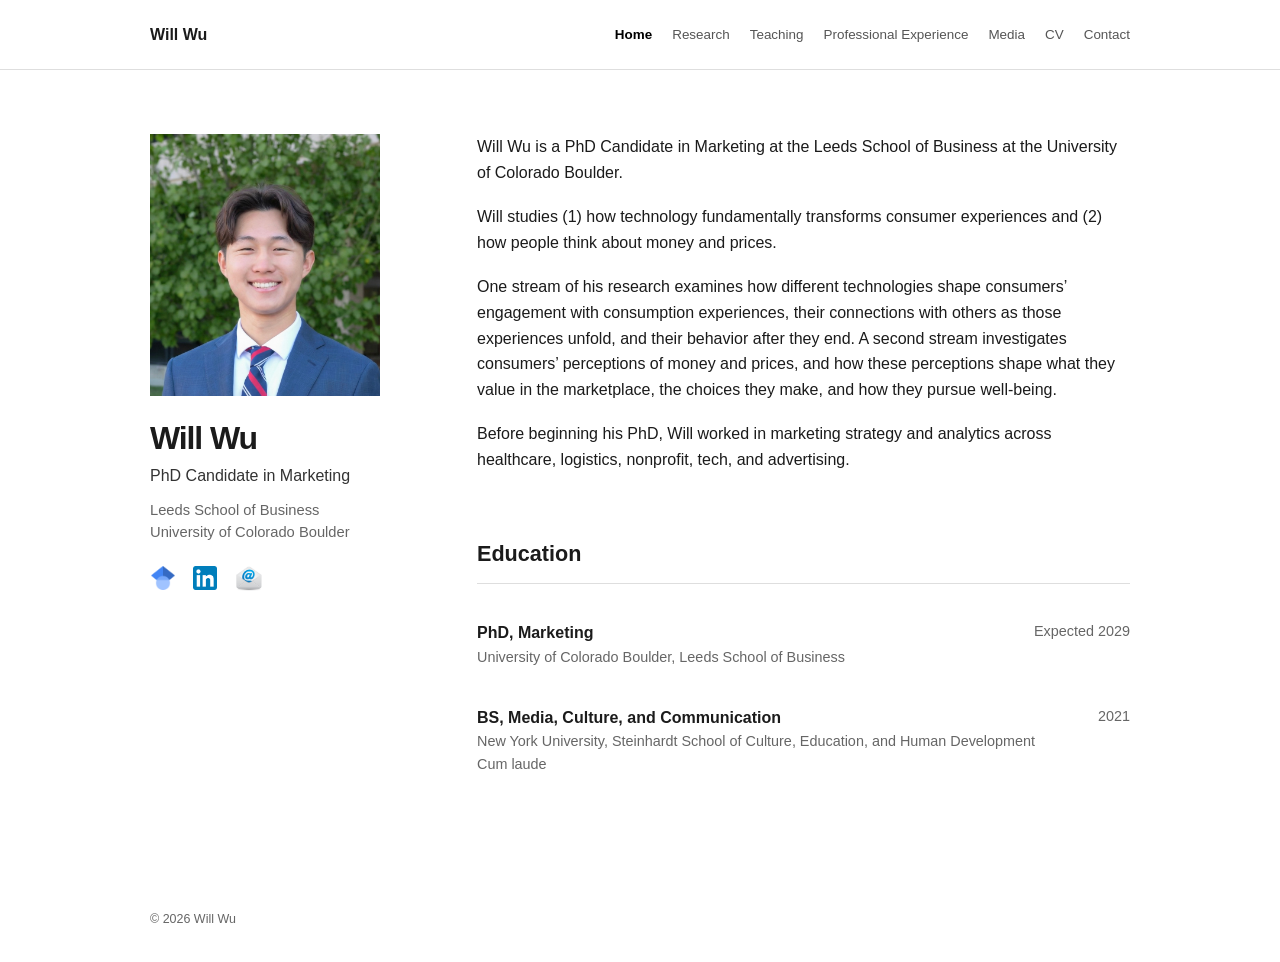
<file: index.html>
<!doctype html>
<html lang="en"><head><meta charset="utf-8"><meta name="viewport" content="width=device-width,initial-scale=1"><meta name="description" content="Will Wu, PhD Candidate in Marketing at the University of Colorado Boulder."><title>Will Wu | PhD Candidate in Marketing</title><link rel="stylesheet" href="styles.css"></head>
<body><header class="site-header"><a class="brand" href="index.html">Will Wu</a><button class="menu-toggle" aria-label="Open navigation" aria-expanded="false">Menu</button><nav class="site-nav" aria-label="Primary"><a class="active" href="index.html">Home</a><a href="research.html">Research</a><a href="teaching.html">Teaching</a><a href="experience.html">Professional Experience</a><a href="media.html">Media</a><a href="will-wu-cv.pdf" target="_blank">CV</a><a href="contact.html">Contact</a></nav></header>
<main class="shell home-main">
  <aside class="profile-column"><img class="portrait" src="headshot.jpeg" alt="Portrait of Will Wu"><h1>Will Wu</h1><p class="profile-title">PhD Candidate in Marketing</p><p class="profile-school">Leeds School of Business<br>University of Colorado Boulder</p>
    <div class="social-icons" aria-label="Academic and social profiles">
      <a href="https://scholar.google.com/citations?user=o1nkgbAAAAAJ&hl=en" target="_blank" rel="noreferrer" aria-label="Google Scholar"><img src="google-scholar-icon.png" alt=""></a>
      <a href="https://www.linkedin.com/in/will-wei-wu" target="_blank" rel="noreferrer" aria-label="LinkedIn"><img src="linkedin-icon.png" alt=""></a>
      <a href="mailto:wei.wu-4@colorado.edu" aria-label="Email"><img src="email-icon.png" alt=""></a>
    </div>
  </aside>
  <div class="home-content"><section class="bio"><p>Will Wu is a PhD Candidate in Marketing at the Leeds School of Business at the University of Colorado Boulder.</p><p>Will studies (1) how technology fundamentally transforms consumer experiences and (2) how people think about money and prices.</p><p>One stream of his research examines how different technologies shape consumers’ engagement with consumption experiences, their connections with others as those experiences unfold, and their behavior after they end. A second stream investigates consumers’ perceptions of money and prices, and how these perceptions shape what they value in the marketplace, the choices they make, and how they pursue well-being.</p><p>Before beginning his PhD, Will worked in marketing strategy and analytics across healthcare, logistics, nonprofit, tech, and advertising.</p></section>
    <section class="education"><h2>Education</h2><div class="education-row"><div><strong>PhD, Marketing</strong><span>University of Colorado Boulder, Leeds School of Business</span></div><span>Expected 2029</span></div><div class="education-row"><div><strong>BS, Media, Culture, and Communication</strong><span>New York University, Steinhardt School of Culture, Education, and Human Development</span><span>Cum laude</span></div><span>2021</span></div></section>
  </div>
</main><footer class="site-footer shell"><span>© <span data-year></span> Will Wu</span></footer><script src="site.js"></script></body></html>
</file>
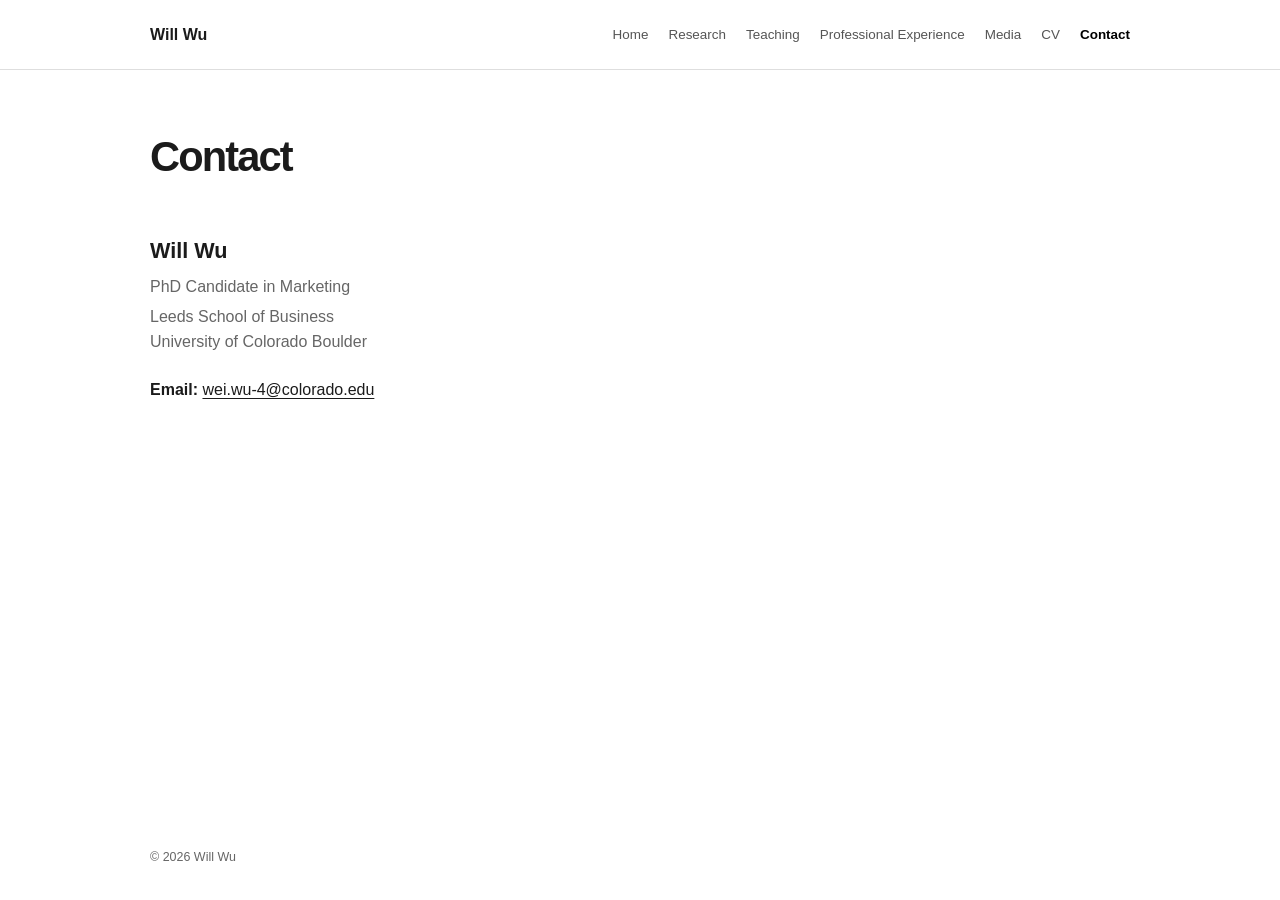
<file: contact.html>
<!doctype html><html lang="en"><head><meta charset="utf-8"><meta name="viewport" content="width=device-width,initial-scale=1"><meta name="description" content="Contact Will Wu at the University of Colorado Boulder."><title>Contact | Will Wu</title><link rel="stylesheet" href="styles.css"></head><body>
<header class="site-header"><a class="brand" href="index.html">Will Wu</a><button class="menu-toggle" aria-label="Open navigation" aria-expanded="false">Menu</button><nav class="site-nav"><a href="index.html">Home</a><a href="research.html">Research</a><a href="teaching.html">Teaching</a><a href="experience.html">Professional Experience</a><a href="media.html">Media</a><a href="will-wu-cv.pdf" target="_blank">CV</a><a class="active" href="contact.html">Contact</a></nav></header>
<main class="page-main shell"><h1 class="page-title">Contact</h1><div class="contact-details"><h2>Will Wu</h2><p>PhD Candidate in Marketing</p><p>Leeds School of Business<br>University of Colorado Boulder</p><p class="email-line"><strong>Email:</strong> <a href="mailto:wei.wu-4@colorado.edu">wei.wu-4@colorado.edu</a></p></div></main><footer class="site-footer shell"><span>© <span data-year></span> Will Wu</span></footer><script src="site.js"></script></body></html>
</file>
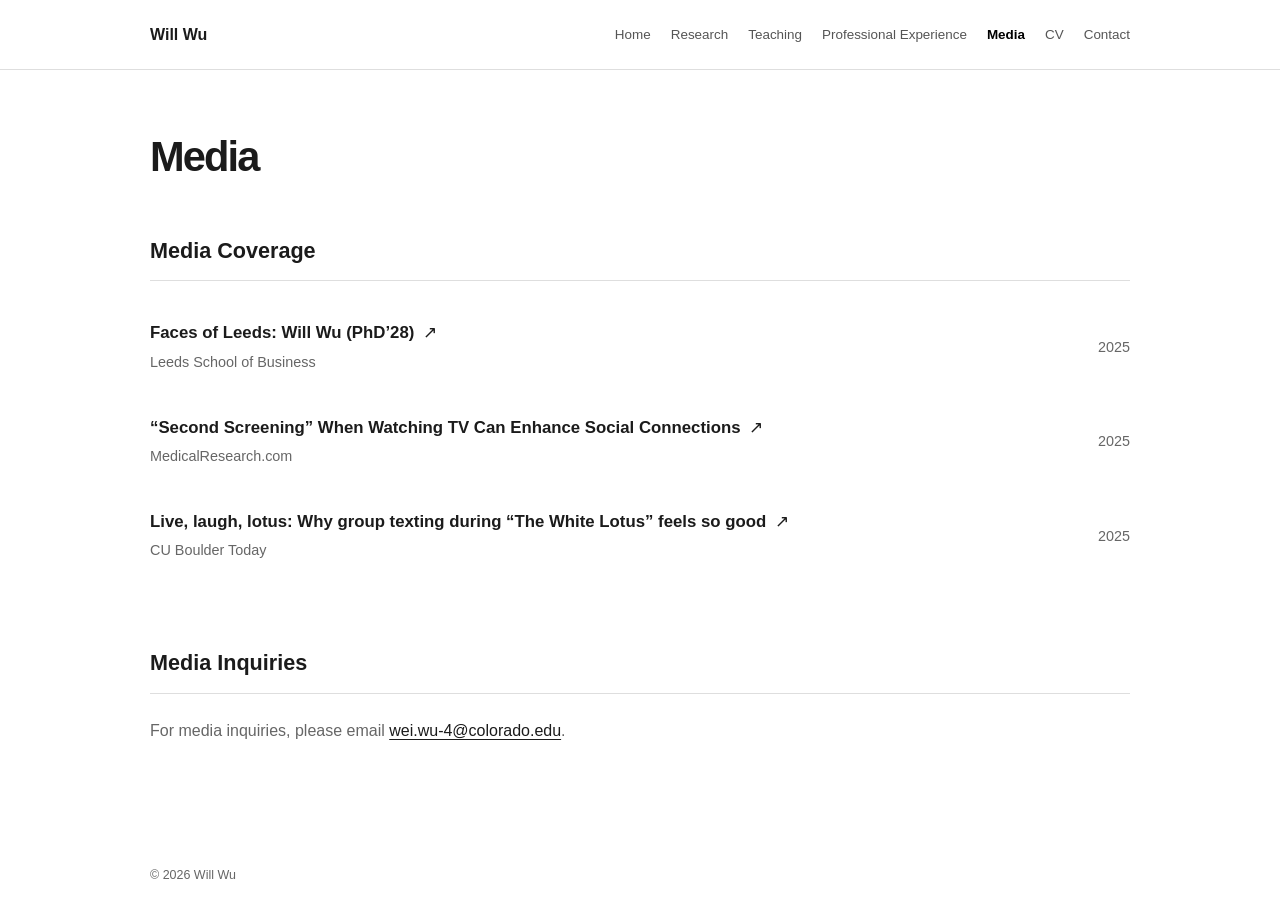
<file: media.html>
<!doctype html><html lang="en"><head><meta charset="utf-8"><meta name="viewport" content="width=device-width,initial-scale=1"><meta name="description" content="Media coverage featuring Will Wu and his research."><title>Media | Will Wu</title><link rel="stylesheet" href="styles.css"></head><body>
<header class="site-header"><a class="brand" href="index.html">Will Wu</a><button class="menu-toggle" aria-label="Open navigation" aria-expanded="false">Menu</button><nav class="site-nav"><a href="index.html">Home</a><a href="research.html">Research</a><a href="teaching.html">Teaching</a><a href="experience.html">Professional Experience</a><a class="active" href="media.html">Media</a><a href="will-wu-cv.pdf" target="_blank">CV</a><a href="contact.html">Contact</a></nav></header>
<main class="page-main shell"><h1 class="page-title">Media</h1><section class="page-section first-section"><h2>Media Coverage</h2><div class="media-list">
  <a href="https://www.colorado.edu/business/faces/2025/12/12/will-wu" target="_blank" rel="noreferrer"><div><h2>Faces of Leeds: Will Wu (PhD’28) <span class="media-arrow" aria-hidden="true">↗</span></h2><p>Leeds School of Business</p></div><span class="media-year">2025</span></a>
  <a href="https://medicalresearch.com/second-screening-when-watching-tv-can-enhance-social-connections/" target="_blank" rel="noreferrer"><div><h2>“Second Screening” When Watching TV Can Enhance Social Connections <span class="media-arrow" aria-hidden="true">↗</span></h2><p>MedicalResearch.com</p></div><span class="media-year">2025</span></a>
  <a href="https://www.colorado.edu/today/2025/03/12/live-laugh-lotus-why-group-texting-during-white-lotus-feels-so-good" target="_blank" rel="noreferrer"><div><h2>Live, laugh, lotus: Why group texting during “The White Lotus” feels so good <span class="media-arrow" aria-hidden="true">↗</span></h2><p>CU Boulder Today</p></div><span class="media-year">2025</span></a>
</div></section><section class="page-section"><h2>Media Inquiries</h2><p class="media-inquiry">For media inquiries, please email <a href="mailto:wei.wu-4@colorado.edu">wei.wu-4@colorado.edu</a>.</p></section></main><footer class="site-footer shell"><span>© <span data-year></span> Will Wu</span></footer><script src="site.js"></script></body></html>
</file>
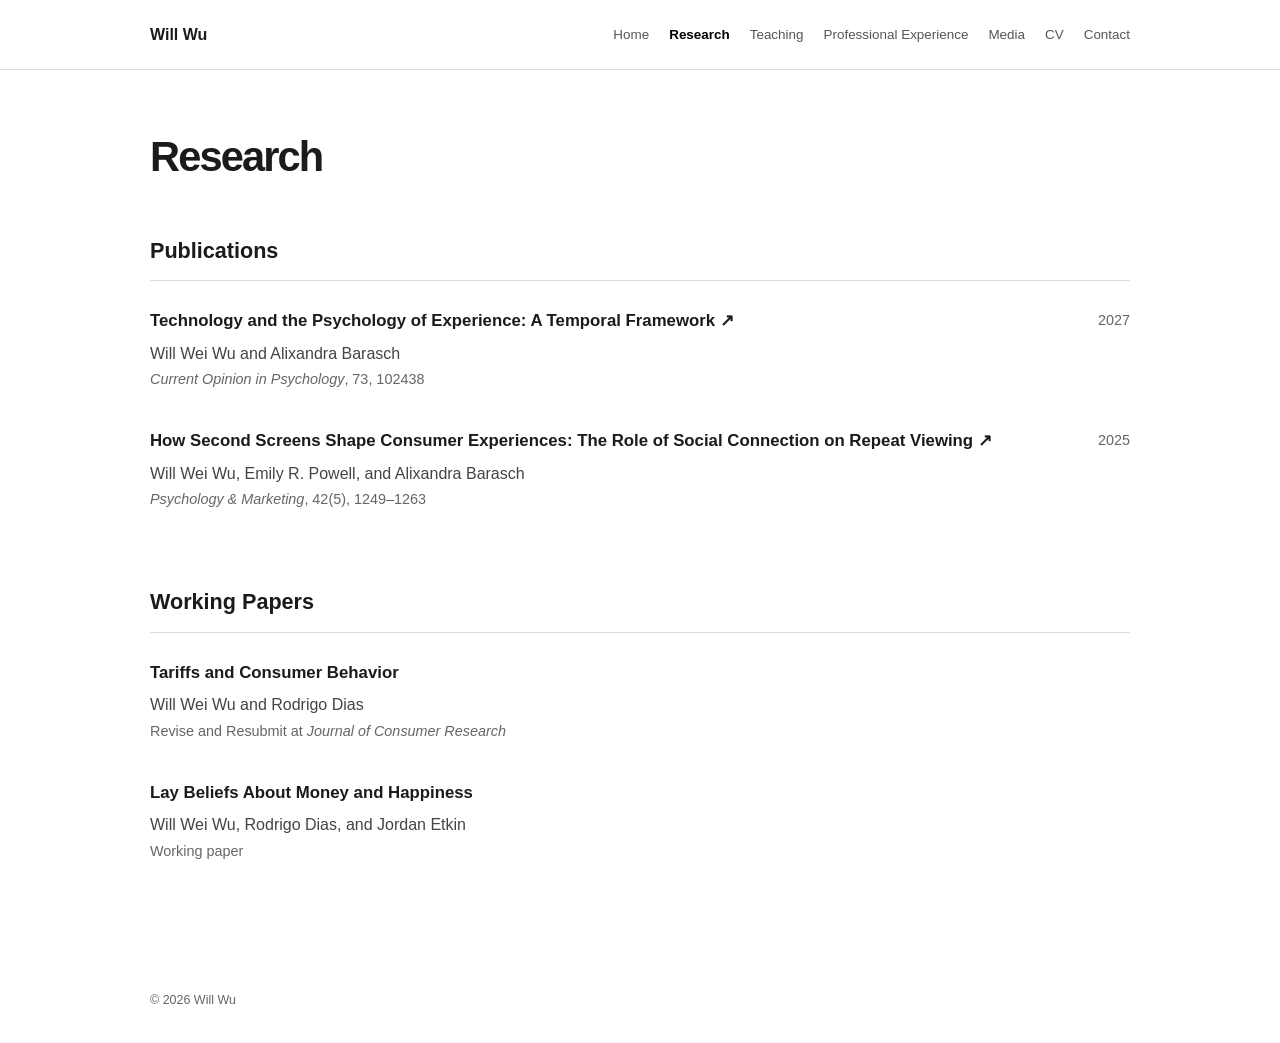
<file: research.html>
<!doctype html><html lang="en"><head><meta charset="utf-8"><meta name="viewport" content="width=device-width,initial-scale=1"><meta name="description" content="Publications and working papers by Will Wu."><title>Research | Will Wu</title><link rel="stylesheet" href="styles.css"></head><body>
<header class="site-header"><a class="brand" href="index.html">Will Wu</a><button class="menu-toggle" aria-label="Open navigation" aria-expanded="false">Menu</button><nav class="site-nav"><a href="index.html">Home</a><a class="active" href="research.html">Research</a><a href="teaching.html">Teaching</a><a href="experience.html">Professional Experience</a><a href="media.html">Media</a><a href="will-wu-cv.pdf" target="_blank">CV</a><a href="contact.html">Contact</a></nav></header>
<main class="page-main shell"><h1 class="page-title">Research</h1>
<section class="page-section"><h2>Publications</h2><div class="paper-table">
  <article><div><h3><a href="https://www.sciencedirect.com/science/article/pii/S2352250X26001764" target="_blank" rel="noreferrer">Technology and the Psychology of Experience: A Temporal Framework ↗</a></h3><p>Will Wei Wu and Alixandra Barasch</p><p class="publication-line"><em>Current Opinion in Psychology</em>, 73, 102438</p></div><span class="paper-year">2027</span></article>
  <article><div><h3><a href="https://doi.org/10.1002/mar.22175" target="_blank" rel="noreferrer">How Second Screens Shape Consumer Experiences: The Role of Social Connection on Repeat Viewing ↗</a></h3><p>Will Wei Wu, Emily R. Powell, and Alixandra Barasch</p><p class="publication-line"><em>Psychology & Marketing</em>, 42(5), 1249–1263</p></div><span class="paper-year">2025</span></article>
</div></section>
<section class="page-section"><h2>Working Papers</h2><div class="paper-table">
  <article><div><h3>Tariffs and Consumer Behavior</h3><p>Will Wei Wu and Rodrigo Dias</p><p class="publication-line">Revise and Resubmit at <em>Journal of Consumer Research</em></p></div></article>
  <article><div><h3>Lay Beliefs About Money and Happiness</h3><p>Will Wei Wu, Rodrigo Dias, and Jordan Etkin</p><p class="publication-line">Working paper</p></div></article>
</div></section></main><footer class="site-footer shell"><span>© <span data-year></span> Will Wu</span></footer><script src="site.js"></script></body></html>
</file>
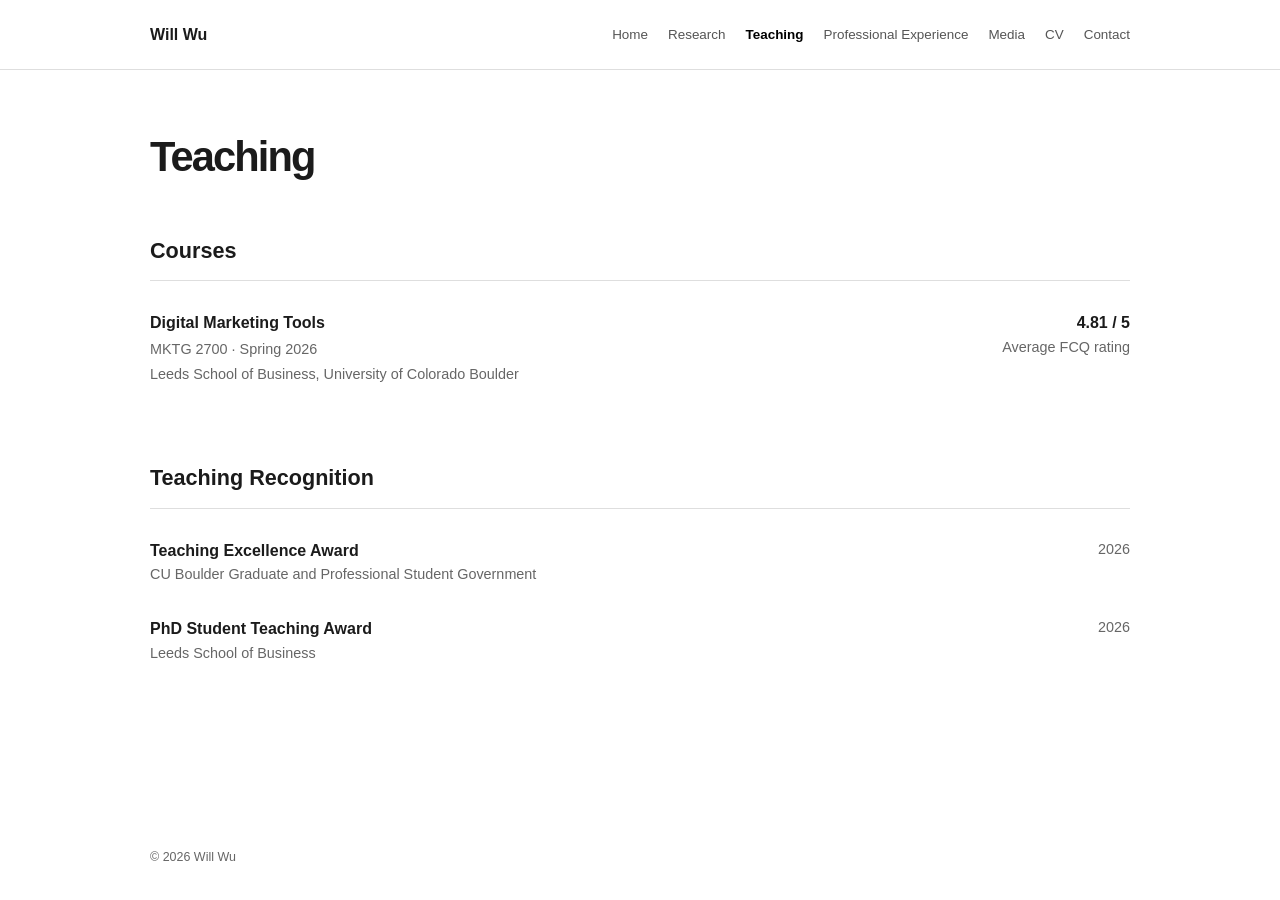
<file: teaching.html>
<!doctype html><html lang="en"><head><meta charset="utf-8"><meta name="viewport" content="width=device-width,initial-scale=1"><meta name="description" content="Teaching by Will Wu."><title>Teaching | Will Wu</title><link rel="stylesheet" href="styles.css"></head><body>
<header class="site-header"><a class="brand" href="index.html">Will Wu</a><button class="menu-toggle" aria-label="Open navigation" aria-expanded="false">Menu</button><nav class="site-nav"><a href="index.html">Home</a><a href="research.html">Research</a><a class="active" href="teaching.html">Teaching</a><a href="experience.html">Professional Experience</a><a href="media.html">Media</a><a href="will-wu-cv.pdf" target="_blank">CV</a><a href="contact.html">Contact</a></nav></header>
<main class="page-main shell"><h1 class="page-title">Teaching</h1><section class="page-section first-section"><h2>Courses</h2><div class="course"><div><h3>Digital Marketing Tools</h3><p>MKTG 2700 · Spring 2026</p><p>Leeds School of Business, University of Colorado Boulder</p></div><div class="fcq"><strong>4.81 / 5</strong><span>Average FCQ rating</span></div></div></section>
<section class="page-section"><h2>Teaching Recognition</h2><div class="simple-table"><div><div><strong>Teaching Excellence Award</strong><span>CU Boulder Graduate and Professional Student Government</span></div><span>2026</span></div><div><div><strong>PhD Student Teaching Award</strong><span>Leeds School of Business</span></div><span>2026</span></div></div></section></main>
<footer class="site-footer shell"><span>© <span data-year></span> Will Wu</span></footer><script src="site.js"></script></body></html>
</file>
<file: styles.css>
:root{--text:#1b1b1b;--muted:#666;--line:#dedede;--max:980px}
*{box-sizing:border-box}
html{scroll-behavior:smooth}
body{margin:0;overflow-x:hidden;background:#fff;color:var(--text);font-family:Arial,"Helvetica Neue",sans-serif;font-size:16px;line-height:1.6;-webkit-font-smoothing:antialiased}
a{color:inherit;text-decoration:none;display:inline-block;transition:transform .18s ease,opacity .18s ease;touch-action:manipulation}
a:hover{transform:translateY(-2px)}
a:focus-visible,.menu-toggle:focus-visible{outline:2px solid #222;outline-offset:4px}
img{display:block;max-width:100%}
.shell{width:min(calc(100% - 48px),var(--max));margin-inline:auto}
.site-header{min-height:70px;padding:12px max(24px,calc((100vw - var(--max))/2));display:flex;align-items:center;border-bottom:1px solid var(--line);background:#fff;position:sticky;top:0;z-index:20}
.brand{font-size:1rem;font-weight:600;margin-right:auto}
.site-nav{display:flex;align-items:center;gap:20px;font-size:.84rem}
.site-nav a{color:#555;white-space:nowrap}
.site-nav a:hover,.site-nav a.active{color:#000}
.site-nav a.active{font-weight:600}
.menu-toggle{display:none;width:44px;height:44px;padding:10px;border:0;background:transparent;color:transparent;font-size:0;cursor:pointer;touch-action:manipulation;place-items:center;position:relative}
.menu-toggle::before,.menu-toggle::after{content:"";position:absolute;width:24px;height:2px;background:#222;border-radius:2px;transition:transform .2s ease,box-shadow .15s ease}
.menu-toggle::before{transform:translateY(-7px);box-shadow:0 7px 0 #222}
.menu-toggle::after{transform:translateY(7px)}
.menu-toggle[aria-expanded="true"]::before{transform:rotate(45deg);box-shadow:none}
.menu-toggle[aria-expanded="true"]::after{transform:rotate(-45deg)}
main{animation:page-fade-in .28s ease both;transition:opacity .18s ease,transform .18s ease}
body.page-leaving main{opacity:0;transform:translateY(4px)}
@keyframes page-fade-in{from{opacity:0;transform:translateY(4px)}to{opacity:1;transform:none}}
.home-main{display:grid;grid-template-columns:255px 1fr;gap:72px;padding-block:64px 90px}
.profile-column{align-self:start}
.portrait{width:230px;aspect-ratio:1/1.14;object-fit:cover;object-position:center 34%}
.profile-column h1{font-size:2rem;line-height:1.15;margin:24px 0 6px;letter-spacing:-.035em}
.profile-title{margin:0;color:#333}
.profile-school{margin:10px 0 0;color:var(--muted);font-size:.92rem;line-height:1.5}
.social-icons{display:flex;align-items:center;gap:16px;margin-top:20px}
.social-icons a{width:26px;height:26px;display:grid;place-items:center}
.social-icons img{width:24px;height:24px;object-fit:contain}
.social-icons a[aria-label="Email"]{width:30px;height:30px}
.social-icons a[aria-label="Email"] img{width:30px;height:30px}
.social-icons a:hover{opacity:.7;transform:translateY(-3px)}
.home-content{min-width:0}
.bio{font-size:1rem}
.bio p{margin:0 0 19px}
.text-link{text-decoration:underline;text-underline-offset:3px}
.education{margin-top:64px}
.education h2,.page-section>h2{margin:0 0 24px;padding-bottom:12px;border-bottom:1px solid var(--line);font-size:1.35rem}
.education-row{display:grid;grid-template-columns:1fr auto;gap:28px;padding:12px 0}
.education-row+.education-row{margin-top:12px}
.education-row div{display:flex;flex-direction:column}
.education-row span{color:var(--muted);font-size:.9rem}
.education-row>span{text-align:right}
.page-main{min-height:calc(100vh - 154px);padding-block:64px 90px}
.page-title{margin:0 0 54px;font-size:2.6rem;line-height:1.1;letter-spacing:-.045em}
.page-section{margin-top:68px}
.page-section:first-of-type,.first-section{margin-top:0}
.paper-table{display:grid;gap:28px}
.paper-table article{display:grid;grid-template-columns:minmax(0,1fr) auto;gap:30px;align-items:start;padding:4px 0}
.paper-table h3{margin:0 0 7px;font-size:1.05rem;line-height:1.45}
.paper-table h3 a:hover{text-decoration:underline;text-underline-offset:3px}
.paper-table p{margin:2px 0;color:#444}
.paper-table .publication-line{color:var(--muted);font-size:.9rem}
.paper-year{color:var(--muted);font-size:.9rem;text-align:right}
.course{display:grid;grid-template-columns:1fr auto;gap:30px;align-items:start;padding:5px 0}
.course h3{margin:0;font-size:1rem}
.course p{margin:2px 0;color:var(--muted);font-size:.9rem}
.fcq{display:flex;flex-direction:column;text-align:right}
.fcq strong{font-size:1rem}
.fcq span{color:var(--muted);font-size:.9rem}
.simple-table{display:grid;gap:20px;width:100%}
.simple-table>div{display:grid;grid-template-columns:1fr auto;gap:30px;padding:5px 0;width:100%}
.simple-table>div>div{display:flex;flex-direction:column}
.simple-table span{color:var(--muted);font-size:.9rem}
.experience-list{display:grid;gap:10px}
.experience-list article{display:grid;grid-template-columns:76px 1fr;gap:18px;align-items:center;padding:14px 0}
.experience-list img{width:56px;height:56px;object-fit:contain;justify-self:center}
.experience-list img.logo-mount-sinai{width:66px;height:66px}
.experience-list img.logo-fedex{width:68px;height:48px}
.experience-list img.logo-red-cross{width:78px;height:78px}
.experience-list h3{margin:0;font-size:1.05rem}
.media-list{display:grid;gap:10px}
.media-list a{display:grid;grid-template-columns:minmax(0,1fr) auto;gap:30px;align-items:center;padding:16px 0}
.media-list h2{margin:0 0 5px;font-size:1.05rem;line-height:1.45}
.media-arrow{display:inline-block;margin-left:.25em;font-weight:400}
.media-list p{margin:0;color:var(--muted);font-size:.9rem}
.media-year{color:var(--muted);font-size:.9rem;text-align:right}
.media-list a:hover h2{text-decoration:underline;text-underline-offset:3px}
.media-inquiry{margin:0;color:var(--muted)}
.media-inquiry a{color:var(--text);text-decoration:underline;text-underline-offset:3px}
.contact-details{max-width:620px}
.contact-details h2{margin:0 0 6px;font-size:1.35rem}
.contact-details p{margin:4px 0;color:var(--muted)}
.contact-details .email-line{margin-top:22px;color:var(--text)}
.contact-details .email-line strong{font-weight:600}
.contact-details .email-line a{text-decoration:underline;text-underline-offset:3px}
.site-footer{min-height:84px;display:flex;align-items:center;color:var(--muted);font-size:.78rem}
@media(max-width:900px){
  .site-header{min-height:66px}
  .menu-toggle{display:grid}
  .site-nav{display:none;position:absolute;top:66px;left:0;right:0;max-height:calc(100vh - 66px);padding:10px 24px 14px;overflow-y:auto;border-bottom:1px solid var(--line);background:#fff;flex-direction:column;align-items:flex-start;gap:0}
  .site-nav a{width:100%;min-height:44px;display:flex;align-items:center}
  .site-nav.open{display:flex}
  body.nav-open{overflow:hidden}
}
@media(max-width:680px){
  .shell{width:min(calc(100% - 32px),var(--max))}
  .home-main{grid-template-columns:1fr;gap:42px;padding-block:42px 70px}
  .portrait{width:210px}
  .profile-column h1{margin-top:20px}
  .education{margin-top:48px}
  .education-row{grid-template-columns:1fr;gap:4px}
  .education-row>span{text-align:left}
  .page-main{padding-block:46px 70px}
  .page-title{font-size:clamp(2rem,10vw,2.2rem);margin-bottom:40px;overflow-wrap:anywhere}
  .page-section{margin-top:50px}
  .paper-table article{grid-template-columns:minmax(0,1fr) 44px;gap:12px}
  .course{grid-template-columns:1fr;gap:3px}
  .fcq{text-align:left}
  .simple-table>div{grid-template-columns:1fr;gap:3px}
  .experience-list article{grid-template-columns:52px 1fr;gap:16px}
  .experience-list img{width:40px;height:40px}
  .experience-list img.logo-mount-sinai{width:46px;height:46px}
  .experience-list img.logo-fedex{width:46px;height:34px}
  .experience-list img.logo-red-cross{width:52px;height:52px}
  .media-list a{grid-template-columns:minmax(0,1fr) 44px;gap:12px}
  .social-icons{gap:2px}
  .social-icons a,.social-icons a[aria-label="Email"]{width:44px;height:44px}
  .contact-details,.media-inquiry{overflow-wrap:anywhere}
  .site-footer{min-height:72px}
}
@media(hover:none){a:hover,.social-icons a:hover{transform:none}}
@media(prefers-reduced-motion:reduce){main{animation:none;transition:none}.menu-toggle::before,.menu-toggle::after{transition:none}}
</file>
